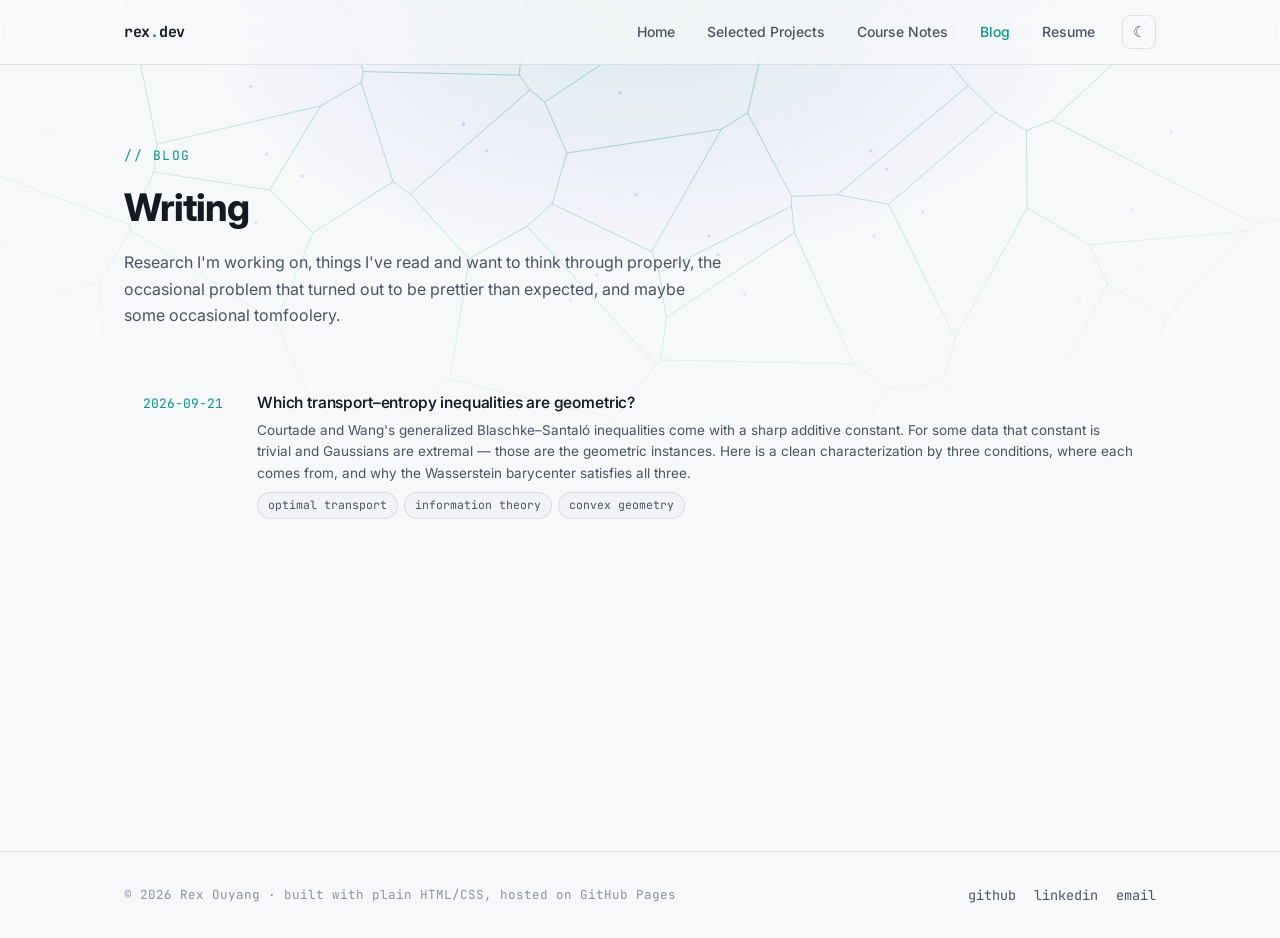
<file: blog.html>
<!DOCTYPE html>
<html lang="en">
<head>
  <meta charset="UTF-8" />
  <meta name="viewport" content="width=device-width, initial-scale=1.0" />
  <title>Blog — Rex Ouyang</title>
  <meta name="description" content="Notes and write-ups from Rex Ouyang on probability, information theory, optimal transport, and whatever else seems worth sharing." />
  <link rel="canonical" href="https://shrekles.github.io/blog.html" />
  <meta property="og:type" content="website" />
  <meta property="og:site_name" content="Rex Ouyang" />
  <meta property="og:title" content="Blog — Rex Ouyang" />
  <meta property="og:description" content="Write-ups on probability, information theory, and optimal transport." />
  <meta property="og:url" content="https://shrekles.github.io/blog.html" />
  <meta name="twitter:card" content="summary" />
  <link rel="preconnect" href="https://fonts.googleapis.com" />
  <link rel="preconnect" href="https://fonts.gstatic.com" crossorigin />
  <link href="https://fonts.googleapis.com/css2?family=Inter:wght@400;500;600;700;800&family=JetBrains+Mono:wght@400;500;700&display=swap" rel="stylesheet" />
  <link rel="stylesheet" href="assets/style.css" />
  <script src="assets/main.js" defer></script>
  <link rel="icon" href="data:image/svg+xml,<svg xmlns='http://www.w3.org/2000/svg' viewBox='0 0 100 100'><text y='80' font-size='80'>∇</text></svg>" />
</head>
<body>
  <canvas class="bg-voronoi" id="bg-voronoi" aria-hidden="true"></canvas>
  <div class="bg-glow"></div>

  <nav class="nav">
    <div class="nav-inner">
      <a class="logo" href="index.html">rex<span class="accent">.</span>dev</a>
      <div class="nav-links">
        <a href="index.html">Home</a>
        <a href="projects.html"><span class="nav-full">Selected </span>Projects</a>
        <a href="notes.html"><span class="nav-full">Course </span>Notes</a>
        <a href="blog.html" class="active">Blog</a>
        <a href="resume.html">Resume</a>
        <button class="theme-toggle" onclick="toggleTheme()" aria-label="Toggle theme">☀</button>
      </div>
    </div>
  </nav>

  <main>
    <section class="container" style="padding-top: 80px;">
      <div class="section-header reveal">
        <div class="eyebrow">// blog</div>
        <h1>Writing</h1>
        <p>Research I'm working on, things I've read and want to think through properly,
           the occasional problem that turned out to be prettier than expected, and maybe
           some occasional tomfoolery.</p>
      </div>

      <!-- ============ POSTS ============
           Newest first. One <a class="post-row"> per post; the post itself lives
           in posts/ as a standalone page (note the ../ asset paths in there). -->
      <div class="post-list reveal">
        <a class="post-row" href="posts/geometricity-of-transport-entropy-inequalities.html">
          <span class="post-date">2026-09-21</span>
          <span class="post-body">
            <span class="post-title">Which transport–entropy inequalities are geometric?</span>
            <span class="post-desc">Courtade and Wang's generalized Blaschke–Santaló
              inequalities come with a sharp additive constant. For some data that constant
              is trivial and Gaussians are extremal — those are the geometric instances.
              Here is a clean characterization by three conditions, where each comes from,
              and why the Wasserstein barycenter satisfies all three.</span>
            <span class="post-tags">
              <span class="tag">optimal transport</span><span class="tag">information theory</span><span class="tag">convex geometry</span>
            </span>
          </span>
        </a>
      </div>
    </section>
  </main>

  <footer>
    <div class="footer-inner">
      <p>© 2026 Rex Ouyang · built with plain HTML/CSS, hosted on GitHub Pages</p>
      <div class="socials">
        <a href="https://github.com/Shrekles">github</a>
        <a href="https://www.linkedin.com/in/rex-ouyang/">linkedin</a>
        <a href="mailto:rexhouyang@berkeley.edu">email</a>
      </div>
    </div>
  </footer>
</body>
</html>
</file>
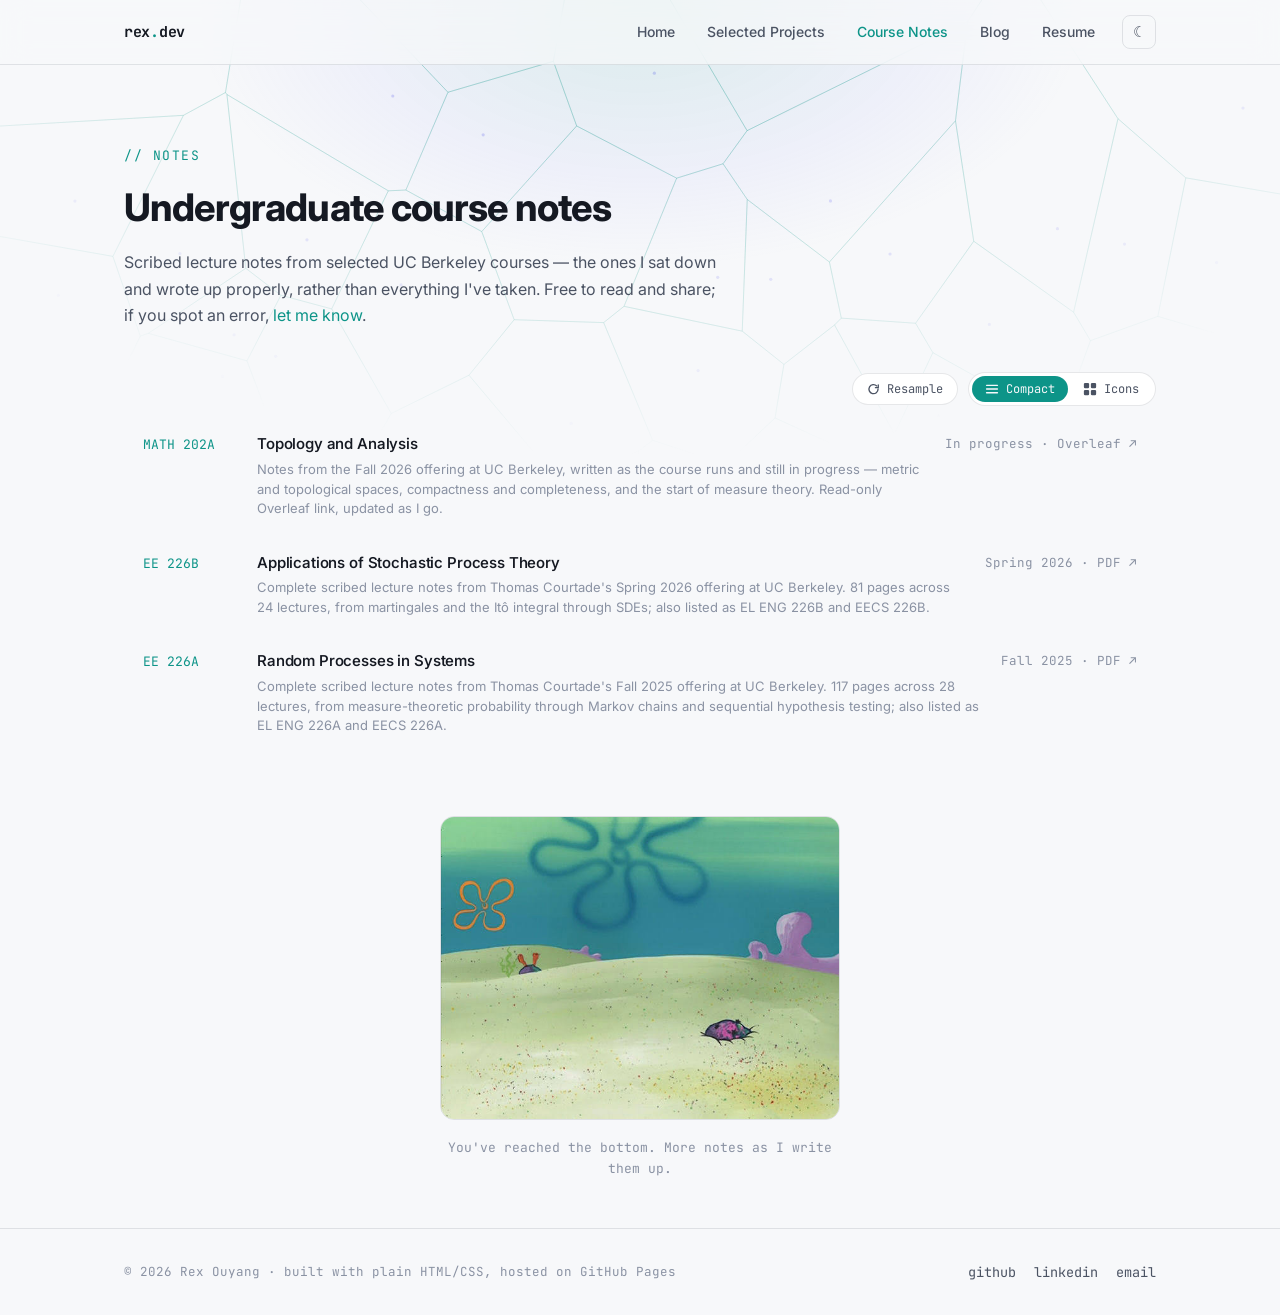
<file: notes.html>
<!DOCTYPE html>
<html lang="en">
<head>
  <meta charset="UTF-8" />
  <meta name="viewport" content="width=device-width, initial-scale=1.0" />
  <title>Berkeley Course Notes | Rex Ouyang</title>
  <meta name="description" content="Free scribed lecture notes for UC Berkeley EE 226A and EE 226B — Random Processes in Systems (117 pages) and Applications of Stochastic Process Theory (81 pages) — plus in-progress notes for Math 202A, Topology and Analysis." />
  <link rel="canonical" href="https://shrekles.github.io/notes.html" />
  <meta property="og:type" content="article" />
  <meta property="og:site_name" content="Rex Ouyang" />
  <meta property="og:title" content="Berkeley Course Notes — EE 226A, EE 226B, Math 202A" />
  <meta property="og:description" content="Free scribed lecture notes for UC Berkeley EE 226A / EECS 226A, Random Processes in Systems, and EE 226B, Applications of Stochastic Process Theory." />
  <meta property="og:url" content="https://shrekles.github.io/notes.html" />
  <meta name="twitter:card" content="summary" />
  <script type="application/ld+json">
  {
    "@context": "https://schema.org",
    "@graph": [
      {
        "@type": "LearningResource",
        "name": "EE 226A — Random Processes in Systems: Scribed Lecture Notes",
        "learningResourceType": "Lecture notes",
        "educationalLevel": "Graduate",
        "inLanguage": "en",
        "url": "https://shrekles.github.io/notes.html",
        "author": { "@type": "Person", "name": "Rex Ouyang" },
        "about": ["Random processes", "Probability theory", "Stochastic processes"],
        "encoding": {
          "@type": "MediaObject",
          "contentUrl": "https://shrekles.github.io/assets/notes/ee226a-scribed-notes.pdf",
          "encodingFormat": "application/pdf"
        },
        "isPartOf": {
          "@type": "Course",
          "name": "EE 226A: Random Processes in Systems",
          "courseCode": "EE 226A",
          "provider": {
            "@type": "CollegeOrUniversity",
            "name": "University of California, Berkeley"
          },
          "hasCourseInstance": {
            "@type": "CourseInstance",
            "courseMode": "in-person",
            "instructor": { "@type": "Person", "name": "Thomas Courtade" }
          }
        }
      },
      {
        "@type": "LearningResource",
        "name": "Math 202A \u2014 Topology and Analysis: Lecture Notes (in progress)",
        "learningResourceType": "Lecture notes",
        "educationalLevel": "Graduate",
        "inLanguage": "en",
        "url": "https://shrekles.github.io/notes.html",
        "author": { "@type": "Person", "name": "Rex Ouyang" },
        "about": ["Topology", "Real analysis", "Metric spaces", "Compactness", "Measure theory"],
        "isPartOf": {
          "@type": "Course",
          "name": "Math 202A: Introduction to Topology and Analysis",
          "courseCode": "MATH 202A",
          "provider": {
            "@type": "CollegeOrUniversity",
            "name": "University of California, Berkeley"
          }
        }
      },
      {
        "@type": "LearningResource",
        "name": "EE 226B — Applications of Stochastic Process Theory: Scribed Lecture Notes",
        "learningResourceType": "Lecture notes",
        "educationalLevel": "Graduate",
        "inLanguage": "en",
        "url": "https://shrekles.github.io/notes.html",
        "author": { "@type": "Person", "name": "Rex Ouyang" },
        "about": ["Stochastic processes", "Martingales", "Itô calculus",
                  "Stochastic differential equations", "Brownian motion"],
        "encoding": {
          "@type": "MediaObject",
          "contentUrl": "https://shrekles.github.io/assets/notes/ee226b-scribed-notes.pdf",
          "encodingFormat": "application/pdf"
        },
        "isPartOf": {
          "@type": "Course",
          "name": "EE 226B: Applications of Stochastic Process Theory",
          "courseCode": "EE 226B",
          "provider": {
            "@type": "CollegeOrUniversity",
            "name": "University of California, Berkeley"
          },
          "hasCourseInstance": {
            "@type": "CourseInstance",
            "courseMode": "in-person",
            "instructor": { "@type": "Person", "name": "Thomas Courtade" }
          }
        }
      }
    ]
  }
  </script>
  <link rel="preconnect" href="https://fonts.googleapis.com" />
  <link rel="preconnect" href="https://fonts.gstatic.com" crossorigin />
  <link href="https://fonts.googleapis.com/css2?family=Inter:wght@400;500;600;700;800&family=JetBrains+Mono:wght@400;500;700&display=swap" rel="stylesheet" />
  <link rel="stylesheet" href="assets/style.css" />
  <script src="assets/main.js" defer></script>
  <link rel="icon" href="data:image/svg+xml,<svg xmlns='http://www.w3.org/2000/svg' viewBox='0 0 100 100'><text y='80' font-size='80'>∇</text></svg>" />
</head>
<body>
  <canvas class="bg-voronoi" id="bg-voronoi" aria-hidden="true"></canvas>
  <div class="bg-glow"></div>

  <nav class="nav">
    <div class="nav-inner">
      <a class="logo" href="index.html">rex<span class="accent">.</span>dev</a>
      <div class="nav-links">
        <a href="index.html">Home</a>
        <a href="projects.html"><span class="nav-full">Selected </span>Projects</a>
        <a href="notes.html" class="active"><span class="nav-full">Course </span>Notes</a>
        <a href="blog.html">Blog</a>
        <a href="resume.html">Resume</a>
        <button class="theme-toggle" onclick="toggleTheme()" aria-label="Toggle theme">☀</button>
      </div>
    </div>
  </nav>

  <main>
    <section class="container" style="padding-top: 80px;">
      <div class="section-header reveal">
        <div class="eyebrow">// notes</div>
        <h1>Undergraduate course notes</h1>
        <p>Scribed lecture notes from selected UC Berkeley courses — the ones I sat down
           and wrote up properly, rather than everything I've taken. Free to read and
           share; if you spot an error, <a href="mailto:rexhouyang@berkeley.edu">let me know</a>.</p>
      </div>

      <!-- ============ NOTES ============
           One <a class="note-row"> per set of notes. The href can be a Google
           Drive link or a local file you drop in assets/notes/.

           Two views share this one markup — compact (default) and icon. The icon
           view is switched on by the .view-grid class on .term-notes; each row's
           data-viz picks which generative thumbnail main.js draws into its canvas
           ("clt" or "ito"). A row with no data-viz just gets an empty panel. -->
      <div class="notes-toolbar reveal">
        <!-- always visible; clicking it from compact view switches to icon view first -->
        <button class="resample-btn" type="button"
                aria-label="Draw new sample paths and replay the animation">
          <svg viewBox="0 0 16 16" fill="none" stroke="currentColor" stroke-width="1.6"
               stroke-linecap="round" stroke-linejoin="round" aria-hidden="true">
            <path d="M13.6 7.4a5.6 5.6 0 1 1-1.6-3.8" />
            <path d="M13.9 2.2v3.5h-3.5" />
          </svg>Resample
        </button>
        <div class="view-toggle" role="group" aria-label="Notes display style">
          <button class="view-btn" data-view="compact" aria-pressed="true">
            <svg viewBox="0 0 16 16" fill="currentColor" aria-hidden="true">
              <rect x="1" y="3" width="14" height="1.6" rx=".8" />
              <rect x="1" y="7.2" width="14" height="1.6" rx=".8" />
              <rect x="1" y="11.4" width="14" height="1.6" rx=".8" />
            </svg>Compact
          </button>
          <button class="view-btn" data-view="grid" aria-pressed="false">
            <svg viewBox="0 0 16 16" fill="currentColor" aria-hidden="true">
              <rect x="1" y="1" width="6" height="6" rx="1.4" />
              <rect x="9" y="1" width="6" height="6" rx="1.4" />
              <rect x="1" y="9" width="6" height="6" rx="1.4" />
              <rect x="9" y="9" width="6" height="6" rx="1.4" />
            </svg>Icons
          </button>
        </div>
      </div>

      <div class="term-notes reveal">
        <a class="note-row" href="https://www.overleaf.com/read/gnpdwrhmjssp#e12c57"
           target="_blank" rel="noopener noreferrer" data-viz="nbhd">
          <canvas class="note-thumb" aria-hidden="true"></canvas>
          <span class="note-code">MATH 202A</span>
          <span class="note-body">
            <h2 class="note-title">Topology and Analysis</h2>
            <span class="note-desc">Notes from the Fall 2026 offering at UC Berkeley, written
              as the course runs and still in progress — metric and topological spaces,
              compactness and completeness, and the start of measure theory. Read-only
              Overleaf link, updated as I go.</span>
          </span>
          <span class="note-meta">In progress · Overleaf ↗</span>
        </a>
        <a class="note-row" href="assets/notes/ee226b-scribed-notes.pdf" data-viz="ito">
          <canvas class="note-thumb" aria-hidden="true"></canvas>
          <span class="note-code">EE 226B</span>
          <span class="note-body">
            <h2 class="note-title">Applications of Stochastic Process Theory</h2>
            <span class="note-desc">Complete scribed lecture notes from Thomas Courtade's
              Spring 2026 offering at UC Berkeley. 81 pages across 24 lectures, from
              martingales and the Itô integral through SDEs; also listed as EL ENG 226B
              and EECS 226B.</span>
          </span>
          <span class="note-meta">Spring 2026 · PDF ↗</span>
        </a>
        <a class="note-row" href="assets/notes/ee226a-scribed-notes.pdf" data-viz="clt">
          <canvas class="note-thumb" aria-hidden="true"></canvas>
          <span class="note-code">EE 226A</span>
          <span class="note-body">
            <h2 class="note-title">Random Processes in Systems</h2>
            <span class="note-desc">Complete scribed lecture notes from Thomas Courtade's
              Fall 2025 offering at UC Berkeley. 117 pages across 28 lectures, from
              measure-theoretic probability through Markov chains and sequential
              hypothesis testing; also listed as EL ENG 226A and EECS 226A.</span>
          </span>
          <span class="note-meta">Fall 2025 · PDF ↗</span>
        </a>
      </div>

      <!-- ============ END OF PAGE ============ -->
      <div class="scroll-end reveal">
        <img src="assets/notes-empty.png"
             alt="An empty stretch of Bikini Bottom seafloor" />
        <p>You've reached the bottom. More notes as I write them up.</p>
      </div>
    </section>
  </main>

  <footer>
    <div class="footer-inner">
      <p>© 2026 Rex Ouyang · built with plain HTML/CSS, hosted on GitHub Pages</p>
      <div class="socials">
        <a href="https://github.com/Shrekles">github</a>
        <a href="https://www.linkedin.com/in/rex-ouyang/">linkedin</a>
        <a href="mailto:rexhouyang@berkeley.edu">email</a>
      </div>
    </div>
  </footer>
</body>
</html>
</file>
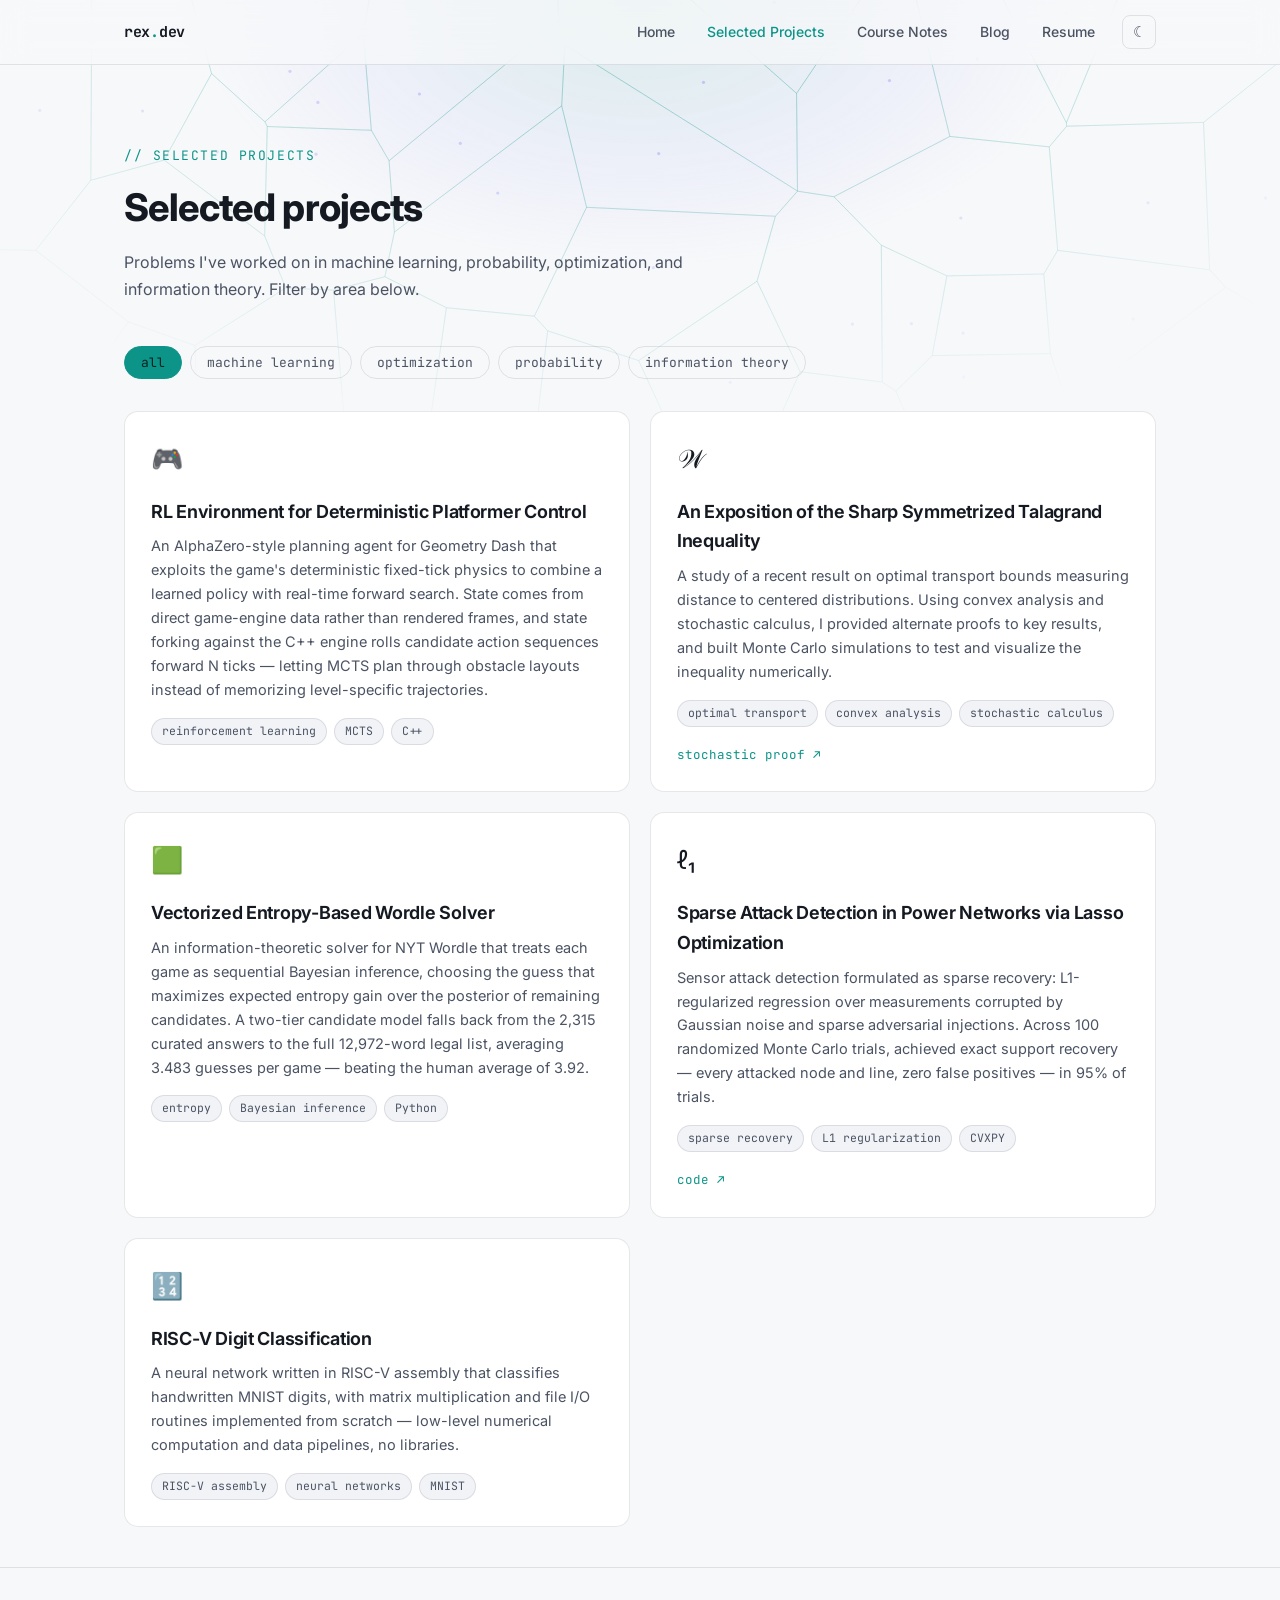
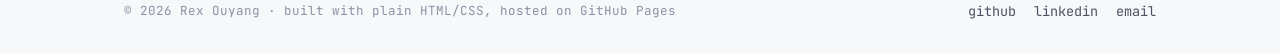
<file: projects.html>
<!DOCTYPE html>
<html lang="en">
<head>
  <meta charset="UTF-8" />
  <meta name="viewport" content="width=device-width, initial-scale=1.0" />
  <title>Selected Projects — Rex Ouyang</title>
  <meta name="description" content="Projects in machine learning, probability, optimization, and information theory: a Geometry Dash RL agent, a Wordle entropy solver, and Lasso attack detection." />
  <link rel="canonical" href="https://shrekles.github.io/projects.html" />
  <meta property="og:type" content="website" />
  <meta property="og:site_name" content="Rex Ouyang" />
  <meta property="og:title" content="Selected Projects — Rex Ouyang" />
  <meta property="og:description" content="Machine learning, probability, optimization, and information theory projects." />
  <meta property="og:url" content="https://shrekles.github.io/projects.html" />
  <meta name="twitter:card" content="summary" />
  <link rel="preconnect" href="https://fonts.googleapis.com" />
  <link rel="preconnect" href="https://fonts.gstatic.com" crossorigin />
  <link href="https://fonts.googleapis.com/css2?family=Inter:wght@400;500;600;700;800&family=JetBrains+Mono:wght@400;500;700&display=swap" rel="stylesheet" />
  <link rel="stylesheet" href="assets/style.css" />
  <script src="assets/main.js" defer></script>
  <link rel="icon" href="data:image/svg+xml,<svg xmlns='http://www.w3.org/2000/svg' viewBox='0 0 100 100'><text y='80' font-size='80'>∇</text></svg>" />
</head>
<body>
  <canvas class="bg-voronoi" id="bg-voronoi" aria-hidden="true"></canvas>
  <div class="bg-glow"></div>

  <nav class="nav">
    <div class="nav-inner">
      <a class="logo" href="index.html">rex<span class="accent">.</span>dev</a>
      <div class="nav-links">
        <a href="index.html">Home</a>
        <a href="projects.html" class="active"><span class="nav-full">Selected </span>Projects</a>
        <a href="notes.html"><span class="nav-full">Course </span>Notes</a>
        <a href="blog.html">Blog</a>
        <a href="resume.html">Resume</a>
        <button class="theme-toggle" onclick="toggleTheme()" aria-label="Toggle theme">☀</button>
      </div>
    </div>
  </nav>

  <main>
    <section class="container" style="padding-top: 80px;">
      <div class="section-header reveal">
        <div class="eyebrow">// selected projects</div>
        <h1>Selected projects</h1>
        <p>Problems I've worked on in machine learning, probability, optimization,
           and information theory. Filter by area below.</p>
      </div>

      <div class="filters reveal">
        <button class="filter-btn active" data-filter="all">all</button>
        <button class="filter-btn" data-filter="ml">machine learning</button>
        <button class="filter-btn" data-filter="optimization">optimization</button>
        <button class="filter-btn" data-filter="probability">probability</button>
        <button class="filter-btn" data-filter="information">information theory</button>
      </div>

      <div class="grid grid-2">
        <!-- data-tags controls which filters match (space-separated: ml optimization probability information).
             To add a code/report link to a card, add inside it:
             <div class="card-links"><a href="https://github.com/...">code ↗</a></div> -->
        <article class="card reveal" data-tags="ml">
          <span class="card-icon">🎮</span>
          <h3>RL Environment for Deterministic Platformer Control</h3>
          <p>An AlphaZero-style planning agent for Geometry Dash that exploits the game's
             deterministic fixed-tick physics to combine a learned policy with real-time forward
             search. State comes from direct game-engine data rather than rendered frames, and
             state forking against the C++ engine rolls candidate action sequences forward N ticks —
             letting MCTS plan through obstacle layouts instead of memorizing level-specific
             trajectories.</p>
          <div class="tags">
            <span class="tag">reinforcement learning</span><span class="tag">MCTS</span><span class="tag">C++</span>
          </div>
        </article>

        <article class="card reveal" data-tags="probability optimization information">
          <span class="card-icon">𝒲</span>
          <h3>An Exposition of the Sharp Symmetrized Talagrand Inequality</h3>
          <p>A study of a recent result on optimal transport bounds measuring distance to
             centered distributions. Using convex analysis and stochastic calculus, I provided
             alternate proofs to key results, and built Monte Carlo simulations to test and
             visualize the inequality numerically.</p>
          <div class="tags">
            <span class="tag">optimal transport</span><span class="tag">convex analysis</span><span class="tag">stochastic calculus</span>
          </div>
          <div class="card-links">
            <a href="https://drive.google.com/file/d/1zjiD5PzZez88F3PAxwFgmFEqbrkLtEmt/view?usp=sharing">stochastic proof ↗</a>
          </div>
        </article>

        <!-- No code link: the repo was made private once it became an EECS 126 lab. -->
        <article class="card reveal" data-tags="information probability">
          <span class="card-icon">🟩</span>
          <h3>Vectorized Entropy-Based Wordle Solver</h3>
          <p>An information-theoretic solver for NYT Wordle that treats each game as sequential
             Bayesian inference, choosing the guess that maximizes expected entropy gain over the
             posterior of remaining candidates. A two-tier candidate model falls back from the
             2,315 curated answers to the full 12,972-word legal list, averaging 3.483 guesses
             per game — beating the human average of 3.92.</p>
          <div class="tags">
            <span class="tag">entropy</span><span class="tag">Bayesian inference</span><span class="tag">Python</span>
          </div>
        </article>

        <article class="card reveal" data-tags="ml optimization">
          <span class="card-icon">ℓ₁</span>
          <h3>Sparse Attack Detection in Power Networks via Lasso Optimization</h3>
          <p>Sensor attack detection formulated as sparse recovery: L1-regularized regression over
             measurements corrupted by Gaussian noise and sparse adversarial injections. Across
             100 randomized Monte Carlo trials, achieved exact support recovery — every attacked
             node and line, zero false positives — in 95% of trials.</p>
          <div class="tags">
            <span class="tag">sparse recovery</span><span class="tag">L1 regularization</span><span class="tag">CVXPY</span>
          </div>
          <div class="card-links">
            <a href="https://github.com/Shrekles/sparse-attack-detection">code ↗</a>
          </div>
        </article>

        <article class="card reveal" data-tags="ml">
          <span class="card-icon">🔢</span>
          <h3>RISC-V Digit Classification</h3>
          <p>A neural network written in RISC-V assembly that classifies handwritten MNIST digits,
             with matrix multiplication and file I/O routines implemented from scratch — low-level
             numerical computation and data pipelines, no libraries.</p>
          <div class="tags">
            <span class="tag">RISC-V assembly</span><span class="tag">neural networks</span><span class="tag">MNIST</span>
          </div>
        </article>
      </div>
    </section>
  </main>

  <footer>
    <div class="footer-inner">
      <p>© 2026 Rex Ouyang · built with plain HTML/CSS, hosted on GitHub Pages</p>
      <div class="socials">
        <a href="https://github.com/Shrekles">github</a>
        <a href="https://www.linkedin.com/in/rex-ouyang/">linkedin</a>
        <a href="mailto:rexhouyang@berkeley.edu">email</a>
      </div>
    </div>
  </footer>
</body>
</html>
</file>
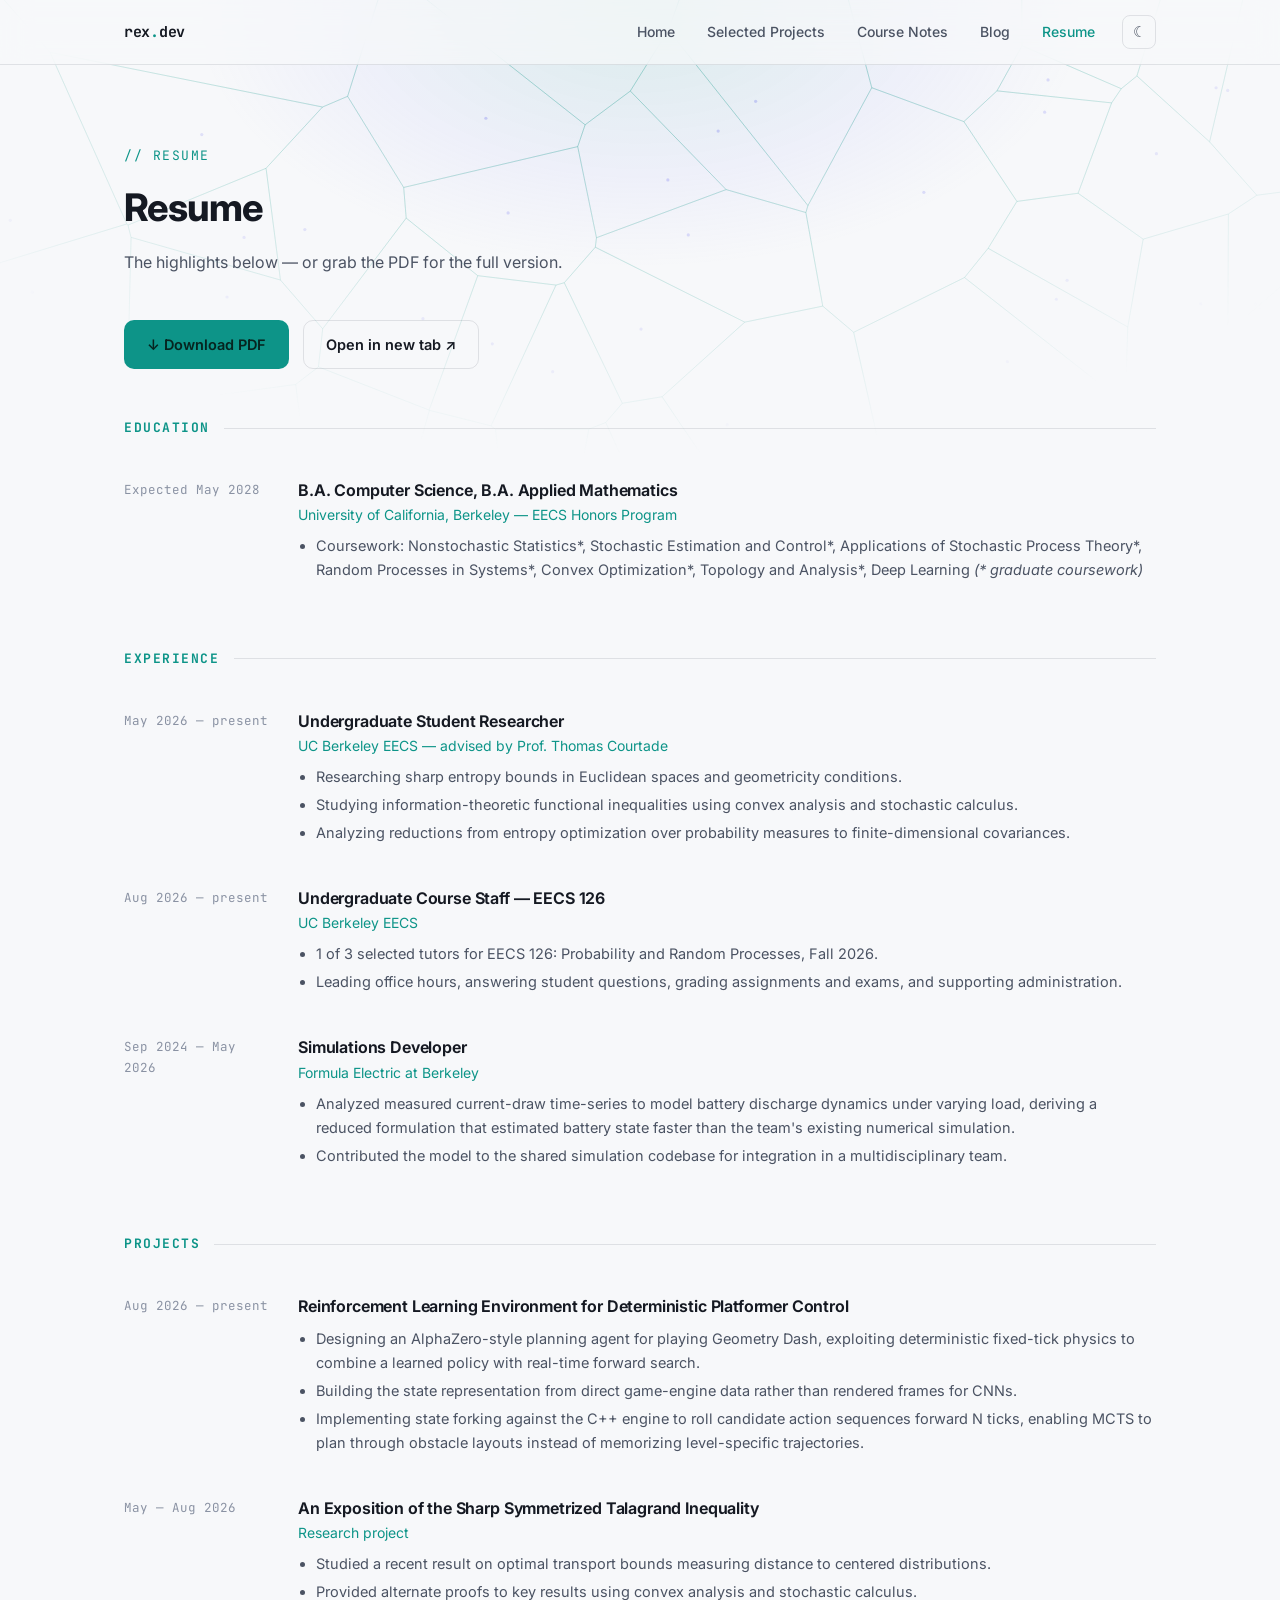
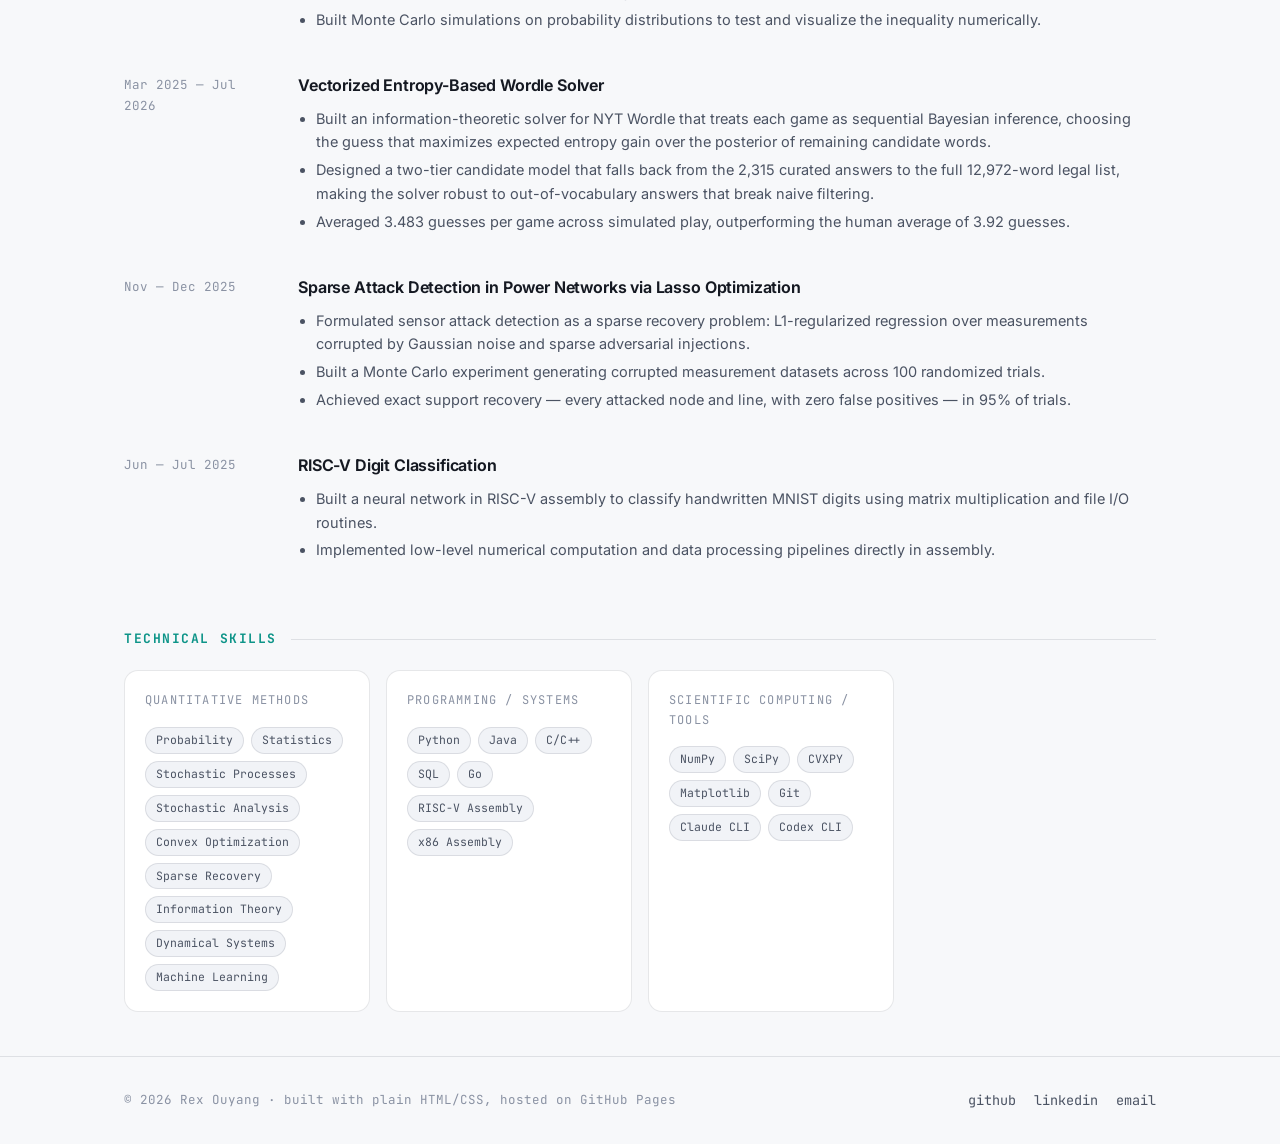
<file: resume.html>
<!DOCTYPE html>
<html lang="en">
<head>
  <meta charset="UTF-8" />
  <meta name="viewport" content="width=device-width, initial-scale=1.0" />
  <title>Resume — Rex Ouyang</title>
  <meta name="description" content="Resume of Rex Ouyang — B.A. Computer Science and Applied Mathematics at UC Berkeley, EECS Honors Program. Research, experience, projects, and technical skills." />
  <link rel="canonical" href="https://shrekles.github.io/resume.html" />
  <meta property="og:type" content="profile" />
  <meta property="og:site_name" content="Rex Ouyang" />
  <meta property="og:title" content="Resume — Rex Ouyang" />
  <meta property="og:description" content="B.A. Computer Science and Applied Mathematics at UC Berkeley, EECS Honors Program." />
  <meta property="og:url" content="https://shrekles.github.io/resume.html" />
  <meta name="twitter:card" content="summary" />
  <link rel="preconnect" href="https://fonts.googleapis.com" />
  <link rel="preconnect" href="https://fonts.gstatic.com" crossorigin />
  <link href="https://fonts.googleapis.com/css2?family=Inter:wght@400;500;600;700;800&family=JetBrains+Mono:wght@400;500;700&display=swap" rel="stylesheet" />
  <link rel="stylesheet" href="assets/style.css" />
  <script src="assets/main.js" defer></script>
  <link rel="icon" href="data:image/svg+xml,<svg xmlns='http://www.w3.org/2000/svg' viewBox='0 0 100 100'><text y='80' font-size='80'>∇</text></svg>" />
</head>
<body>
  <canvas class="bg-voronoi" id="bg-voronoi" aria-hidden="true"></canvas>
  <div class="bg-glow"></div>

  <nav class="nav">
    <div class="nav-inner">
      <a class="logo" href="index.html">rex<span class="accent">.</span>dev</a>
      <div class="nav-links">
        <a href="index.html">Home</a>
        <a href="projects.html"><span class="nav-full">Selected </span>Projects</a>
        <a href="notes.html"><span class="nav-full">Course </span>Notes</a>
        <a href="blog.html">Blog</a>
        <a href="resume.html" class="active">Resume</a>
        <button class="theme-toggle" onclick="toggleTheme()" aria-label="Toggle theme">☀</button>
      </div>
    </div>
  </nav>

  <main>
    <section class="container" style="padding-top: 80px;">
      <div class="section-header reveal">
        <div class="eyebrow">// resume</div>
        <h1>Resume</h1>
        <p>The highlights below — or grab the PDF for the full version.</p>
      </div>

      <div class="resume-actions reveal">
        <a class="btn btn-primary" href="assets/resume.pdf" download>↓ Download PDF</a>
        <a class="btn btn-ghost" href="assets/resume.pdf" target="_blank" rel="noopener">Open in new tab ↗</a>
      </div>

      <!-- ============ EDUCATION ============ -->
      <div class="resume-section reveal">
        <h3>Education</h3>
        <div class="resume-item">
          <div class="when">Expected May 2028</div>
          <div class="what">
            <h4>B.A. Computer Science, B.A. Applied Mathematics</h4>
            <div class="where">University of California, Berkeley — EECS Honors Program</div>
            <ul>
              <li>Coursework: Nonstochastic Statistics*, Stochastic Estimation and Control*,
                  Applications of Stochastic Process Theory*, Random Processes in Systems*,
                  Convex Optimization*, Topology and Analysis*, Deep Learning
                  <em>(* graduate coursework)</em></li>
            </ul>
          </div>
        </div>
      </div>

      <!-- ============ EXPERIENCE ============ -->
      <div class="resume-section reveal">
        <h3>Experience</h3>
        <div class="resume-item">
          <div class="when">May 2026 — present</div>
          <div class="what">
            <h4>Undergraduate Student Researcher</h4>
            <div class="where">UC Berkeley EECS — advised by Prof. Thomas Courtade</div>
            <ul>
              <li>Researching sharp entropy bounds in Euclidean spaces and geometricity conditions.</li>
              <li>Studying information-theoretic functional inequalities using convex analysis and stochastic calculus.</li>
              <li>Analyzing reductions from entropy optimization over probability measures to finite-dimensional covariances.</li>
            </ul>
          </div>
        </div>
        <div class="resume-item">
          <div class="when">Aug 2026 — present</div>
          <div class="what">
            <h4>Undergraduate Course Staff — EECS 126</h4>
            <div class="where">UC Berkeley EECS</div>
            <ul>
              <li>1 of 3 selected tutors for EECS 126: Probability and Random Processes, Fall 2026.</li>
              <li>Leading office hours, answering student questions, grading assignments and exams, and supporting administration.</li>
            </ul>
          </div>
        </div>
        <div class="resume-item">
          <div class="when">Sep 2024 — May 2026</div>
          <div class="what">
            <h4>Simulations Developer</h4>
            <div class="where">Formula Electric at Berkeley</div>
            <ul>
              <li>Analyzed measured current-draw time-series to model battery discharge dynamics under
                  varying load, deriving a reduced formulation that estimated battery state faster than
                  the team's existing numerical simulation.</li>
              <li>Contributed the model to the shared simulation codebase for integration in a
                  multidisciplinary team.</li>
            </ul>
          </div>
        </div>
      </div>

      <!-- ============ PROJECTS ============ -->
      <div class="resume-section reveal">
        <h3>Projects</h3>
        <div class="resume-item">
          <div class="when">Aug 2026 — present</div>
          <div class="what">
            <h4>Reinforcement Learning Environment for Deterministic Platformer Control</h4>
            <ul>
              <li>Designing an AlphaZero-style planning agent for playing Geometry Dash, exploiting
                  deterministic fixed-tick physics to combine a learned policy with real-time forward search.</li>
              <li>Building the state representation from direct game-engine data rather than rendered frames for CNNs.</li>
              <li>Implementing state forking against the C++ engine to roll candidate action sequences forward
                  N ticks, enabling MCTS to plan through obstacle layouts instead of memorizing level-specific
                  trajectories.</li>
            </ul>
          </div>
        </div>
        <div class="resume-item">
          <div class="when">May — Aug 2026</div>
          <div class="what">
            <h4>An Exposition of the Sharp Symmetrized Talagrand Inequality</h4>
            <div class="where">Research project</div>
            <ul>
              <li>Studied a recent result on optimal transport bounds measuring distance to centered distributions.</li>
              <li>Provided alternate proofs to key results using convex analysis and stochastic calculus.</li>
              <li>Built Monte Carlo simulations on probability distributions to test and visualize the inequality numerically.</li>
            </ul>
          </div>
        </div>
        <div class="resume-item">
          <div class="when">Mar 2025 — Jul 2026</div>
          <div class="what">
            <h4>Vectorized Entropy-Based Wordle Solver</h4>
            <ul>
              <li>Built an information-theoretic solver for NYT Wordle that treats each game as sequential
                  Bayesian inference, choosing the guess that maximizes expected entropy gain over the
                  posterior of remaining candidate words.</li>
              <li>Designed a two-tier candidate model that falls back from the 2,315 curated answers to the
                  full 12,972-word legal list, making the solver robust to out-of-vocabulary answers that
                  break naive filtering.</li>
              <li>Averaged 3.483 guesses per game across simulated play, outperforming the human average
                  of 3.92 guesses.</li>
            </ul>
          </div>
        </div>
        <div class="resume-item">
          <div class="when">Nov — Dec 2025</div>
          <div class="what">
            <h4>Sparse Attack Detection in Power Networks via Lasso Optimization</h4>
            <ul>
              <li>Formulated sensor attack detection as a sparse recovery problem: L1-regularized regression
                  over measurements corrupted by Gaussian noise and sparse adversarial injections.</li>
              <li>Built a Monte Carlo experiment generating corrupted measurement datasets across 100
                  randomized trials.</li>
              <li>Achieved exact support recovery — every attacked node and line, with zero false positives —
                  in 95% of trials.</li>
            </ul>
          </div>
        </div>
        <div class="resume-item">
          <div class="when">Jun — Jul 2025</div>
          <div class="what">
            <h4>RISC-V Digit Classification</h4>
            <ul>
              <li>Built a neural network in RISC-V assembly to classify handwritten MNIST digits using
                  matrix multiplication and file I/O routines.</li>
              <li>Implemented low-level numerical computation and data processing pipelines directly in assembly.</li>
            </ul>
          </div>
        </div>
      </div>

      <!-- ============ SKILLS ============ -->
      <div class="resume-section reveal">
        <h3>Technical Skills</h3>
        <div class="skills-grid">
          <div class="skill-group">
            <div class="label">Quantitative Methods</div>
            <div class="tags">
              <span class="tag">Probability</span><span class="tag">Statistics</span>
              <span class="tag">Stochastic Processes</span><span class="tag">Stochastic Analysis</span>
              <span class="tag">Convex Optimization</span><span class="tag">Sparse Recovery</span>
              <span class="tag">Information Theory</span><span class="tag">Dynamical Systems</span>
              <span class="tag">Machine Learning</span>
            </div>
          </div>
          <div class="skill-group">
            <div class="label">Programming / Systems</div>
            <div class="tags">
              <span class="tag">Python</span><span class="tag">Java</span>
              <span class="tag">C/C++</span><span class="tag">SQL</span><span class="tag">Go</span>
              <span class="tag">RISC-V Assembly</span><span class="tag">x86 Assembly</span>
            </div>
          </div>
          <div class="skill-group">
            <div class="label">Scientific Computing / Tools</div>
            <div class="tags">
              <span class="tag">NumPy</span><span class="tag">SciPy</span>
              <span class="tag">CVXPY</span><span class="tag">Matplotlib</span>
              <span class="tag">Git</span><span class="tag">Claude CLI</span><span class="tag">Codex CLI</span>
            </div>
          </div>
        </div>
      </div>
    </section>
  </main>

  <footer>
    <div class="footer-inner">
      <p>© 2026 Rex Ouyang · built with plain HTML/CSS, hosted on GitHub Pages</p>
      <div class="socials">
        <a href="https://github.com/Shrekles">github</a>
        <a href="https://www.linkedin.com/in/rex-ouyang/">linkedin</a>
        <a href="mailto:rexhouyang@berkeley.edu">email</a>
      </div>
    </div>
  </footer>
</body>
</html>
</file>
<file: assets/style.css>
/* ============================================
   Rex Ouyang — personal site
   Design tokens
   ============================================ */
:root {
  --bg: #0a0c10;
  --bg-soft: #11141b;
  --surface: #161a23;
  --surface-2: #1d2230;
  --border: rgba(255, 255, 255, 0.08);
  --text: #e8eaf0;
  --text-dim: #9aa3b5;
  --text-faint: #5d6577;
  --accent: #5eead4;        /* electric teal */
  --accent-2: #818cf8;      /* periwinkle */
  --accent-glow: rgba(94, 234, 212, 0.15);
  --mono: "JetBrains Mono", ui-monospace, SFMono-Regular, Menlo, monospace;
  --sans: "Inter", -apple-system, BlinkMacSystemFont, "Segoe UI", sans-serif;
  --radius: 14px;
  --max-w: 1080px;
}

[data-theme="light"] {
  --bg: #f7f8fa;
  --bg-soft: #eef0f4;
  --surface: #ffffff;
  --surface-2: #f1f3f7;
  --border: rgba(15, 23, 42, 0.1);
  --text: #151922;
  --text-dim: #4b5363;
  --text-faint: #8a92a3;
  --accent: #0d9488;
  --accent-2: #6366f1;
  --accent-glow: rgba(13, 148, 136, 0.12);
}

* { margin: 0; padding: 0; box-sizing: border-box; }

html { scroll-behavior: smooth; }

body {
  font-family: var(--sans);
  background: var(--bg);
  color: var(--text);
  line-height: 1.65;
  -webkit-font-smoothing: antialiased;
  overflow-x: hidden;
  transition: background 0.3s ease, color 0.3s ease;
}

::selection { background: var(--accent); color: var(--bg); }

/* ---------- background: Poisson–Voronoi + glow ---------- */
.bg-voronoi {
  position: fixed;
  inset: 0;
  z-index: -2;
  width: 100%;
  height: 100%;
  pointer-events: none;
  mask-image: radial-gradient(ellipse 85% 65% at 50% 0%, black 25%, transparent 78%);
  -webkit-mask-image: radial-gradient(ellipse 85% 65% at 50% 0%, black 25%, transparent 78%);
}

.bg-glow {
  position: fixed;
  top: -250px;
  left: 50%;
  transform: translateX(-50%);
  width: 900px;
  height: 520px;
  z-index: -1;
  background: radial-gradient(ellipse at center,
    var(--accent-glow) 0%,
    rgba(129, 140, 248, 0.07) 45%,
    transparent 70%);
  pointer-events: none;
}

/* ---------- nav ---------- */
.nav {
  position: sticky;
  top: 0;
  z-index: 50;
  backdrop-filter: blur(14px);
  -webkit-backdrop-filter: blur(14px);
  background: color-mix(in srgb, var(--bg) 72%, transparent);
  border-bottom: 1px solid var(--border);
}

.nav-inner {
  max-width: var(--max-w);
  margin: 0 auto;
  padding: 0 24px;
  height: 64px;
  display: flex;
  align-items: center;
  justify-content: space-between;
}

.logo {
  font-family: var(--mono);
  font-size: 15px;
  font-weight: 700;
  color: var(--text);
  text-decoration: none;
  letter-spacing: -0.02em;
}
.logo .accent { color: var(--accent); }

.nav-links {
  display: flex;
  align-items: center;
  gap: 6px;
}

.nav-links a {
  color: var(--text-dim);
  text-decoration: none;
  font-size: 14px;
  font-weight: 500;
  padding: 7px 13px;
  border-radius: 8px;
  transition: color 0.18s ease, background 0.18s ease;
}

.nav-links a:hover { color: var(--text); background: var(--surface-2); }
.nav-links a.active { color: var(--accent); }

.theme-toggle {
  background: none;
  border: 1px solid var(--border);
  border-radius: 8px;
  width: 34px;
  height: 34px;
  margin-left: 8px;
  cursor: pointer;
  color: var(--text-dim);
  font-size: 15px;
  display: grid;
  place-items: center;
  transition: color 0.18s, border-color 0.18s, transform 0.18s;
}
.theme-toggle:hover { color: var(--accent); border-color: var(--accent); transform: rotate(15deg); }

/* mobile nav */
.nav-burger { display: none; }

@media (max-width: 640px) {
  .nav-inner { padding: 0 14px; }
  .nav-links { gap: 0; }
  .nav-links a { padding: 6px 7px; font-size: 12.5px; white-space: nowrap; }
  .theme-toggle { margin-left: 4px; width: 30px; height: 30px; }
  /* "Selected Projects" -> "Projects", "Course Notes" -> "Notes" */
  .nav-full { display: none; }
}

/* ---------- layout ---------- */
.container {
  max-width: var(--max-w);
  margin: 0 auto;
  padding: 0 24px;
}

main { min-height: calc(100vh - 64px - 90px); }

section { padding: 72px 0; }

/* ---------- hero ---------- */
.hero {
  padding-top: 110px;
  padding-bottom: 80px;
}

.hero-kicker {
  font-family: var(--mono);
  font-size: 14px;
  color: var(--accent);
  margin-bottom: 18px;
  display: flex;
  align-items: center;
  gap: 10px;
}

.hero-kicker::before {
  content: "";
  width: 36px;
  height: 1px;
  background: var(--accent);
  display: inline-block;
}

.hero h1 {
  font-size: clamp(42px, 7.5vw, 76px);
  font-weight: 800;
  letter-spacing: -0.035em;
  line-height: 1.05;
  margin-bottom: 22px;
}

.hero h1 .gradient {
  background: linear-gradient(100deg, var(--accent) 0%, var(--accent-2) 100%);
  -webkit-background-clip: text;
  background-clip: text;
  -webkit-text-fill-color: transparent;
  color: transparent;
}

.hero .sub {
  font-size: clamp(16px, 2.4vw, 19px);
  color: var(--text-dim);
  max-width: 560px;
  margin-bottom: 36px;
}

.hero .sub strong { color: var(--text); font-weight: 600; }

.hero-cta { display: flex; gap: 14px; flex-wrap: wrap; }

/* typing cursor */
.cursor-blink {
  display: inline-block;
  width: 3px;
  height: 0.9em;
  background: var(--accent);
  margin-left: 6px;
  vertical-align: baseline;
  animation: blink 1.1s step-end infinite;
}
@keyframes blink { 50% { opacity: 0; } }

/* ---------- buttons ---------- */
.btn {
  display: inline-flex;
  align-items: center;
  gap: 8px;
  padding: 12px 22px;
  border-radius: 10px;
  font-size: 14.5px;
  font-weight: 600;
  text-decoration: none;
  cursor: pointer;
  border: 1px solid transparent;
  transition: transform 0.18s ease, box-shadow 0.18s ease, background 0.18s, border-color 0.18s, color 0.18s;
}

.btn-primary {
  background: var(--accent);
  color: #06241f;
}
.btn-primary:hover {
  transform: translateY(-2px);
  box-shadow: 0 8px 28px var(--accent-glow), 0 4px 12px rgba(0,0,0,0.25);
}

.btn-ghost {
  border-color: var(--border);
  color: var(--text);
  background: transparent;
}
.btn-ghost:hover {
  border-color: var(--accent);
  color: var(--accent);
  transform: translateY(-2px);
}

/* ---------- section headers ---------- */
.section-header { margin-bottom: 44px; }

.section-header .eyebrow {
  font-family: var(--mono);
  font-size: 13px;
  color: var(--accent);
  text-transform: uppercase;
  letter-spacing: 0.12em;
  margin-bottom: 10px;
}

.section-header h1,
.section-header h2 {
  font-size: clamp(28px, 4.5vw, 38px);
  font-weight: 750;
  letter-spacing: -0.025em;
}

.section-header p {
  color: var(--text-dim);
  margin-top: 10px;
  max-width: 600px;
}

.section-header p a {
  color: var(--accent);
  text-decoration: none;
}
.section-header p a:hover { text-decoration: underline; }

/* ---------- cards ---------- */
.grid {
  display: grid;
  gap: 20px;
}
.grid-2 { grid-template-columns: repeat(2, 1fr); }
.grid-3 { grid-template-columns: repeat(3, 1fr); }

@media (max-width: 880px) {
  .grid-3 { grid-template-columns: repeat(2, 1fr); }
}
@media (max-width: 620px) {
  .grid-2, .grid-3 { grid-template-columns: 1fr; }
}

.card {
  position: relative;
  background: var(--surface);
  border: 1px solid var(--border);
  border-radius: var(--radius);
  padding: 26px;
  transition: transform 0.22s ease, border-color 0.22s ease, box-shadow 0.22s ease;
  overflow: hidden;
}

.card::before {
  content: "";
  position: absolute;
  inset: 0;
  background: radial-gradient(420px circle at var(--mx, 50%) var(--my, 50%),
    var(--accent-glow), transparent 65%);
  opacity: 0;
  transition: opacity 0.3s ease;
  pointer-events: none;
}

.card:hover {
  transform: translateY(-4px);
  border-color: color-mix(in srgb, var(--accent) 40%, var(--border));
  box-shadow: 0 14px 40px rgba(0, 0, 0, 0.3);
}
.card:hover::before { opacity: 1; }

[data-theme="light"] .card:hover { box-shadow: 0 14px 36px rgba(15, 23, 42, 0.1); }

.card h3 {
  font-size: 18px;
  font-weight: 650;
  letter-spacing: -0.015em;
  margin-bottom: 8px;
}

.card p { font-size: 14.5px; color: var(--text-dim); }

.card-icon {
  font-size: 26px;
  margin-bottom: 16px;
  display: block;
}

.card-links {
  margin-top: 18px;
  display: flex;
  gap: 16px;
}

.card-links a {
  font-family: var(--mono);
  font-size: 12.5px;
  color: var(--accent);
  text-decoration: none;
}
.card-links a:hover { text-decoration: underline; }

/* ---------- tags ---------- */
.tags { display: flex; flex-wrap: wrap; gap: 7px; margin-top: 16px; }

.tag {
  font-family: var(--mono);
  font-size: 11.5px;
  color: var(--text-dim);
  background: var(--surface-2);
  border: 1px solid var(--border);
  padding: 3px 10px;
  border-radius: 99px;
}

/* ---------- project filter buttons ---------- */
.filters {
  display: flex;
  flex-wrap: wrap;
  gap: 8px;
  margin-bottom: 32px;
}

.filter-btn {
  font-family: var(--mono);
  font-size: 13px;
  padding: 7px 16px;
  border-radius: 99px;
  border: 1px solid var(--border);
  background: transparent;
  color: var(--text-dim);
  cursor: pointer;
  transition: all 0.18s ease;
}

.filter-btn:hover { color: var(--text); border-color: var(--text-faint); }
.filter-btn.active {
  background: var(--accent);
  color: #06241f;
  border-color: var(--accent);
}

/* ---------- course notes ---------- */
/* end-of-page marker */
.scroll-end {
  text-align: center;
  padding: 64px 0 8px;
}

.scroll-end img {
  display: block;
  width: 100%;
  max-width: 400px;
  margin: 0 auto 18px;
  border-radius: var(--radius);
  border: 1px solid var(--border);
}

.scroll-end p {
  font-family: var(--mono);
  font-size: 13px;
  color: var(--text-faint);
  max-width: 420px;
  margin: 0 auto;
  line-height: 1.6;
}

/* rows for when notes exist — see the template in notes.html */
.note-row {
  display: flex;
  align-items: flex-start;
  gap: 18px;
  padding: 15px 18px;
  border-radius: 10px;
  border: 1px solid transparent;
  text-decoration: none;
  color: inherit;
  transition: background 0.18s ease, border-color 0.18s ease;
}

.note-row:hover {
  background: var(--surface);
  border-color: var(--border);
}

.note-code {
  font-family: var(--mono);
  font-size: 13px;
  color: var(--accent);
  min-width: 96px;
  flex-shrink: 0;
  padding-top: 2px;
}

.note-body {
  display: flex;
  flex-direction: column;
  gap: 3px;
}

.note-title {
  font-weight: 550;
  font-size: 15px;
  letter-spacing: -0.01em;
}

.note-desc {
  font-size: 13px;
  color: var(--text-faint);
  line-height: 1.5;
}

.note-meta {
  font-family: var(--mono);
  font-size: 12.5px;
  color: var(--text-faint);
  margin-left: auto;
  flex-shrink: 0;
  padding-top: 2px;
}

.note-row:hover .note-meta { color: var(--accent); }

@media (max-width: 640px) {
  .note-row { flex-wrap: wrap; gap: 6px 14px; }
  .note-meta { margin-left: 0; }
}

/* ---------- notes: compact / icon view toggle ---------- */
.notes-toolbar {
  display: flex;
  align-items: center;
  justify-content: flex-end;
  gap: 10px;
  margin-bottom: 10px;
}

.resample-btn {
  display: inline-flex;
  align-items: center;
  gap: 7px;
  font-family: var(--mono);
  font-size: 12px;
  padding: 7px 14px;
  border: 1px solid var(--border);
  border-radius: 99px;
  background: var(--surface);
  color: var(--text-dim);
  cursor: pointer;
  transition: color 0.18s ease, border-color 0.18s ease;
}

.resample-btn:hover { color: var(--accent); border-color: var(--accent); }
.resample-btn svg { width: 13px; height: 13px; }
.resample-btn.spin svg { animation: resample-spin 0.6s cubic-bezier(0.16, 1, 0.3, 1); }

@keyframes resample-spin { from { transform: rotate(0deg); } to { transform: rotate(360deg); } }

@media (prefers-reduced-motion: reduce) {
  .resample-btn.spin svg { animation: none; }
}

.view-toggle {
  display: inline-flex;
  gap: 2px;
  padding: 3px;
  border: 1px solid var(--border);
  border-radius: 99px;
  background: var(--surface);
}

.view-btn {
  display: inline-flex;
  align-items: center;
  gap: 7px;
  font-family: var(--mono);
  font-size: 12px;
  padding: 5px 13px;
  border: none;
  border-radius: 99px;
  background: transparent;
  color: var(--text-dim);
  cursor: pointer;
  transition: background 0.18s ease, color 0.18s ease;
}

.view-btn:hover { color: var(--text); }
.view-btn svg { width: 14px; height: 14px; }
.view-btn[aria-pressed="true"] { background: var(--accent); color: var(--bg); }

/* thumbnails only exist in icon view */
.note-thumb { display: none; }

/* ---------- notes: icon (grid) view ---------- */
.term-notes.view-grid {
  display: grid;
  grid-template-columns: repeat(auto-fill, minmax(268px, 1fr));
  gap: 20px;
}

.term-notes.view-grid .note-row {
  flex-direction: column;
  align-items: stretch;
  gap: 0;
  padding: 0;
  overflow: hidden;
  border-color: var(--border);
  border-radius: var(--radius);
  background: var(--surface);
}

.term-notes.view-grid .note-row:hover {
  border-color: var(--accent);
  background: var(--surface-2);
}

.term-notes.view-grid .note-thumb {
  display: block;
  width: 100%;
  height: 156px;
  background: var(--bg-soft);
  border-bottom: 1px solid var(--border);
}

.term-notes.view-grid .note-code {
  min-width: 0;
  padding: 14px 16px 0;
}

.term-notes.view-grid .note-body { padding: 2px 16px 0; }

.term-notes.view-grid .note-desc {
  display: -webkit-box;
  -webkit-line-clamp: 3;
  -webkit-box-orient: vertical;
  overflow: hidden;
}

.term-notes.view-grid .note-meta {
  margin-left: 0;
  padding: 10px 16px 15px;
}

@media (max-width: 640px) {
  .term-notes.view-grid { grid-template-columns: 1fr; }
}

/* ---------- blog: index list ---------- */
.post-list { display: flex; flex-direction: column; }

.post-row {
  display: flex;
  align-items: baseline;
  gap: 18px;
  padding: 17px 18px;
  border-radius: 10px;
  border: 1px solid transparent;
  text-decoration: none;
  color: inherit;
  transition: background 0.18s ease, border-color 0.18s ease;
}

.post-row:hover { background: var(--surface); border-color: var(--border); }

.post-date {
  font-family: var(--mono);
  font-size: 13px;
  color: var(--accent);
  min-width: 96px;
  flex-shrink: 0;
}

.post-body { display: flex; flex-direction: column; gap: 4px; }
.post-title { font-weight: 550; font-size: 15.5px; letter-spacing: -0.01em; }
.post-desc { font-size: 13.5px; color: var(--text-dim); line-height: 1.6; }

.post-tags { display: flex; gap: 6px; flex-wrap: wrap; margin-top: 3px; }

@media (max-width: 640px) {
  .post-row { flex-direction: column; gap: 6px; }
}

/* ---------- blog: article body ---------- */
.prose { max-width: 720px; }

.prose > * + * { margin-top: 18px; }

.prose h2 {
  font-size: 23px;
  font-weight: 700;
  letter-spacing: -0.02em;
  margin-top: 52px;
  padding-top: 20px;
  border-top: 1px solid var(--border);
}

.prose h3 {
  font-size: 17px;
  font-weight: 650;
  letter-spacing: -0.01em;
  margin-top: 34px;
  color: var(--text);
}

.prose p, .prose li { color: var(--text-dim); font-size: 15.5px; line-height: 1.75; }
.prose strong { color: var(--text); font-weight: 600; }
.prose ul, .prose ol { padding-left: 22px; }
.prose li + li { margin-top: 7px; }

.prose a { color: var(--accent); text-decoration: none; }
.prose a:hover { text-decoration: underline; }

.prose code {
  font-family: var(--mono);
  font-size: 0.88em;
  background: var(--surface-2);
  padding: 2px 6px;
  border-radius: 5px;
}

/* a named result, set off from the running text */
.prose .callout {
  border: 1px solid var(--border);
  border-left: 2px solid var(--accent);
  background: var(--surface);
  border-radius: 0 10px 10px 0;
  padding: 16px 20px;
}

.prose .callout .label {
  font-family: var(--mono);
  font-size: 12px;
  text-transform: uppercase;
  letter-spacing: 0.1em;
  color: var(--accent);
  display: block;
  margin-bottom: 7px;
}

.prose blockquote {
  border-left: 2px solid var(--border);
  padding-left: 18px;
  color: var(--text-faint);
  font-size: 14.5px;
}

.post-meta {
  font-family: var(--mono);
  font-size: 13px;
  color: var(--text-faint);
  margin-top: 12px;
}

.post-back {
  font-family: var(--mono);
  font-size: 13px;
  color: var(--text-dim);
  text-decoration: none;
}
.post-back:hover { color: var(--accent); }

/* KaTeX: let long display equations scroll instead of overflowing the page */
.prose .katex-display {
  overflow-x: auto;
  overflow-y: hidden;
  padding: 4px 0 8px;
}
.prose .katex { font-size: 1.02em; }

@media (max-width: 640px) {
  .prose .katex { font-size: 0.94em; }
}

/* ---------- resume ---------- */
.resume-actions {
  display: flex;
  gap: 14px;
  flex-wrap: wrap;
  margin-bottom: 48px;
}

.resume-section { margin-bottom: 44px; }

.resume-section h3 {
  font-family: var(--mono);
  font-size: 13px;
  text-transform: uppercase;
  letter-spacing: 0.12em;
  color: var(--accent);
  margin-bottom: 20px;
  display: flex;
  align-items: center;
  gap: 14px;
}
.resume-section h3::after {
  content: "";
  flex: 1;
  height: 1px;
  background: var(--border);
}

.resume-item {
  display: grid;
  grid-template-columns: 150px 1fr;
  gap: 24px;
  padding: 18px 0;
}

.resume-item .when {
  font-family: var(--mono);
  font-size: 12.5px;
  color: var(--text-faint);
  padding-top: 3px;
}

.resume-item .what h4 {
  font-size: 16px;
  font-weight: 650;
  letter-spacing: -0.01em;
}

.resume-item .what .where {
  font-size: 14px;
  color: var(--accent);
  margin-bottom: 6px;
}

.resume-item .what ul {
  margin-top: 8px;
  padding-left: 18px;
  color: var(--text-dim);
  font-size: 14.5px;
}
.resume-item .what ul li { margin-bottom: 4px; }

@media (max-width: 640px) {
  .resume-item { grid-template-columns: 1fr; gap: 6px; }
}

.skills-grid {
  display: grid;
  grid-template-columns: repeat(auto-fill, minmax(220px, 1fr));
  gap: 16px;
}

.skill-group {
  background: var(--surface);
  border: 1px solid var(--border);
  border-radius: var(--radius);
  padding: 20px;
}

.skill-group .label {
  font-family: var(--mono);
  font-size: 12px;
  color: var(--text-faint);
  text-transform: uppercase;
  letter-spacing: 0.1em;
  margin-bottom: 12px;
}

/* ---------- about (homepage) ---------- */
.about-grid {
  display: grid;
  grid-template-columns: 260px 1fr;
  gap: 56px;
  align-items: start;
}
@media (max-width: 760px) {
  .about-grid { grid-template-columns: 1fr; gap: 36px; }
  .profile-card { max-width: 320px; }
}

.avatar {
  position: relative;
  width: 200px;
  height: 200px;
  margin-bottom: 20px;
  border-radius: 50%;
  overflow: hidden;
  border: 2px solid var(--border);
  background: linear-gradient(135deg, var(--accent-glow), rgba(129, 140, 248, 0.2));
  display: grid;
  place-items: center;
}

.avatar .initials {
  font-family: var(--mono);
  font-size: 46px;
  font-weight: 700;
  color: var(--accent);
}

.avatar img {
  position: absolute;
  inset: 0;
  width: 100%;
  height: 100%;
  object-fit: cover;
}

.profile-card h2 {
  font-size: 20px;
  font-weight: 700;
  letter-spacing: -0.02em;
}

.profile-card .role {
  font-size: 14px;
  color: var(--text-dim);
  margin-bottom: 20px;
}

.profile-links {
  list-style: none;
  display: flex;
  flex-direction: column;
  gap: 11px;
}

.profile-links a, .profile-links li > span {
  display: inline-flex;
  align-items: center;
  gap: 10px;
  color: var(--text-dim);
  text-decoration: none;
  font-size: 14px;
  transition: color 0.18s ease;
}
.profile-links a:hover { color: var(--accent); }
.profile-links .icon {
  width: 20px;
  text-align: center;
  flex-shrink: 0;
}

.about-text h2 {
  font-size: clamp(26px, 4vw, 34px);
  font-weight: 750;
  letter-spacing: -0.025em;
  margin-bottom: 18px;
}

.about-text p {
  color: var(--text-dim);
  font-size: 16.5px;
  max-width: 640px;
  margin-bottom: 14px;
}

.about-text p a { color: var(--accent); text-decoration: none; }
.about-text p a:hover { text-decoration: underline; }

/* ---------- footer ---------- */
footer {
  border-top: 1px solid var(--border);
  padding: 32px 0;
  margin-top: 40px;
}

.footer-inner {
  max-width: var(--max-w);
  margin: 0 auto;
  padding: 0 24px;
  display: flex;
  align-items: center;
  justify-content: space-between;
  flex-wrap: wrap;
  gap: 14px;
}

footer p {
  font-family: var(--mono);
  font-size: 12.5px;
  color: var(--text-faint);
}

.socials { display: flex; gap: 18px; }

.socials a {
  color: var(--text-dim);
  text-decoration: none;
  font-size: 13.5px;
  font-family: var(--mono);
  transition: color 0.18s ease;
}
.socials a:hover { color: var(--accent); }

/* ---------- scroll reveal ---------- */
.reveal {
  opacity: 0;
  transform: translateY(24px);
  transition: opacity 0.6s cubic-bezier(0.16, 1, 0.3, 1),
              transform 0.6s cubic-bezier(0.16, 1, 0.3, 1);
}

.reveal.visible { opacity: 1; transform: none; }

@media (prefers-reduced-motion: reduce) {
  .reveal { opacity: 1; transform: none; transition: none; }
  html { scroll-behavior: auto; }
}
</file>
